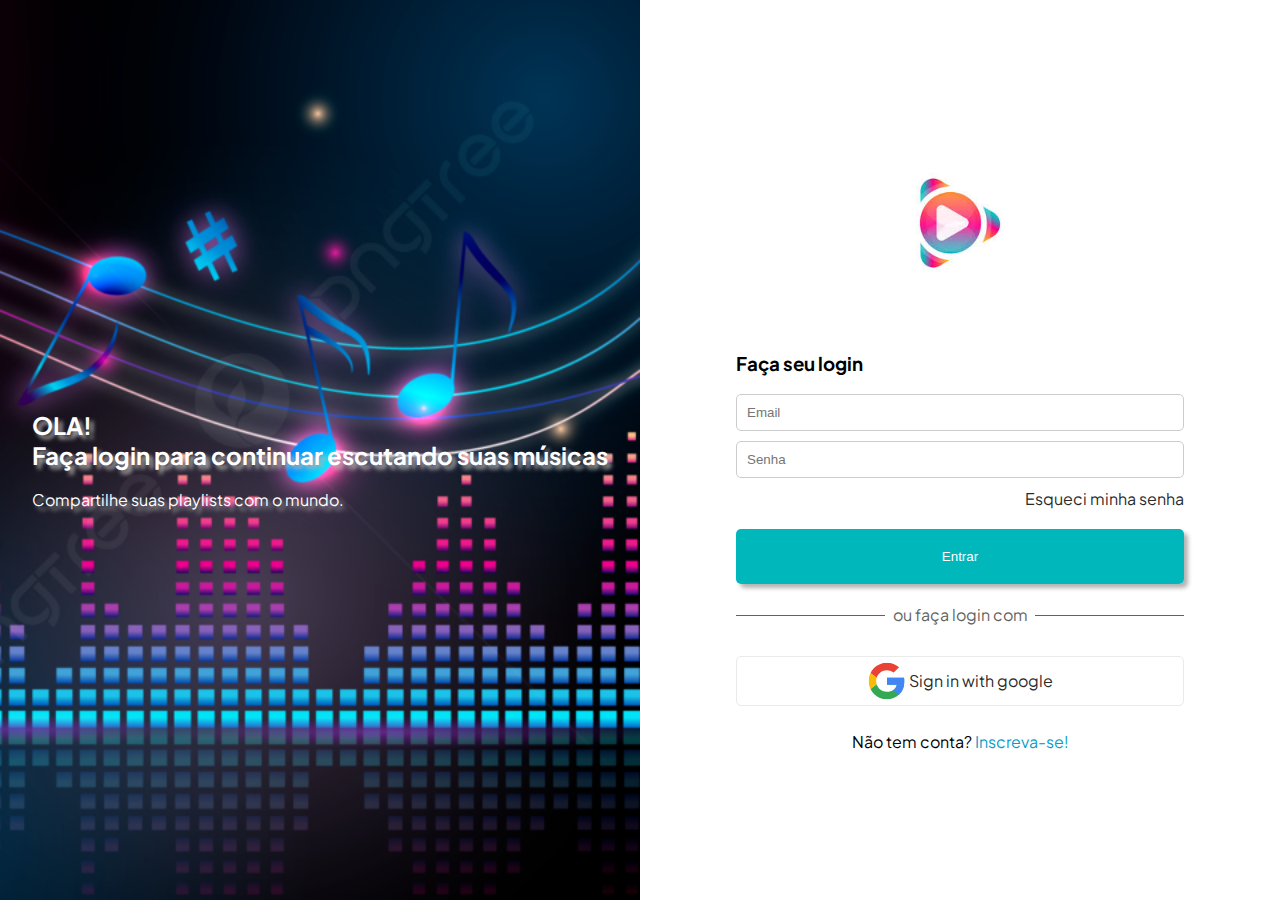
<file: Página Login/index.html>
<!DOCTYPE html>
<html lang="en">
<head>
    <meta charset="UTF-8">
    <meta name="viewport" content="width=device-width, initial-scale=1.0">
    <meta name="description" content="esta página executa a coleta de dados para validação do login do usuário">
    <meta name="keywords" content="login, login my music, my music">
    <title>Login | My Music</title>
    <link rel="icon" href="./Imagens/musica.jpeg">
    <link rel="stylesheet" href="./Styles/css.css">

</head>
<body>
    <div class="conteiner">
        <div class="esquerda">
            <div class="esuqerda-conteudo">
            <h2>OLA! <br> Faça login para continuar escutando suas músicas</h2>
            <span class="67">
                Compartilhe suas playlists com o mundo.
            </span>
            </div>
        </div>
        <div class="direita">
            <div class="direita-conteudo">
            <img src="./Imagens/musica.jpeg" alt="" width="200" height="150">
            <h3>Faça seu login</h3>
            <form method="post">
                <input type="text" name="Email" placeholder="Email" required>
                <input type="password" name="Senha" placeholder="Senha" required>
                <a href="#">Esqueci minha senha</a>
                <button>Entrar</button>
            </form>
            <div class="direita-subconteudo">
                <div>ou faça login com</div>
            </div>
            <a href="https://accounts.google.com/" class="direita-extra" target="_blank">
                <div id="link">
                <div id="google-icon"></div>
                <span id="sign-in">Sign in with google</span>
                </div>
            </a>
            <div class="direita-nova">
                Não tem conta? <a href="#">Inscreva-se!</a>
            </div>
        </div>
        </div>
    </div>
</body>
</html>
</file>
<file: Página Login/Styles/css.css>
@import url('https://fonts.googleapis.com/css2?family=Plus+Jakarta+Sans:ital,wght@0,200..800;1,200..800&display=swap');

body {
    display: flex;
    justify-content: center;
    align-items: center;
    width: 100vw;
    height: 100vh;
    margin: 0px;
    padding: 0 0 0 0;
    font-family: "Plus Jakarta Sans", sans-serif;
}

.conteiner {
    display: flex;
    width: 100vw;
    height: 100vh;
    overflow: hidden;
}

.esquerda {
    display: flex;
    flex: 1;
    align-items: center;
    justify-content: center;
    height: 100vh;
    background-image: url(../Imagens/music2.jpg);
    background-position: right;
    background-repeat: no-repeat;
    background-size: cover;
    color: #fff;
    text-shadow: 4px 4px 4px #b3b3b3;
    transition: background-position 1s;
}

.esquerda-conteudo h2 {
    margin: 10px;
    font-size: 42px;
}

.esquerda-conteudo span {
    margin: 10px;
    font-size: 24px;
}

.direita {
    display: flex;
    align-items: center;
    justify-content: center;
    flex: 1;
    height: 100vh;
    height: 100vh;
    background-color: #fff;
    color: #000;
}

.direita-conteudo {
    display: flex;
    flex-direction: column;
    align-items: stretch;
    justify-content: center;
    min-width: 70%;
}

.direita-conteudo img {
    align-self: center;
    margin-bottom: 35px;
}

.direita-conteudo h3 {
    align-self: flex-start;
}
.direita-conteudo a {
    align-self: flex-end;
    text-decoration: none;
    color: #2b2b2b;
    margin-bottom: 20px;
}

.direita-conteudo a:hover {
    color: #0B9DCA;
}

.direita-conteudo form {
    display: flex;
    flex-direction: column;
    align-items: flex-start;
}

form input {
    width: 100%;
    margin-bottom: 10px;
    padding: 10px;
    box-sizing: border-box;
    border: solid 1px #cccccc;
    border-radius: 5px;
}

form button {
    width: 100%;
    margin-bottom: 10px;
    padding: 20px 0;
    border: none;
    border-radius: 5px;
    background: linear-gradient(90deg, #0b9dca 0%, #00b7bc 0%);
    color: #fff;
    cursor: pointer;
    box-shadow: 4px 4px 4px #b3b3b3;
}

.direita-subconteudo {
    color: #626462;
    border-bottom: solid 1px #626462;
    align-items: stretch;
}

.direita-subconteudo div {
    position: relative;
    width: 150px;
    top: 10px;
    left: calc(50% - 75px);
    text-align: center;
    background-color: #fff;
}

.direita-extra {
    margin-top: 40px;
    display: flex;
    justify-content: center;
    width: 100%;
    height: 50px;
}

#link {
    display: flex;
    align-items: center;
    justify-content: center;
    width: 100%;
    border: solid 1px #eaeaea;
    border-radius: 5px;
    padding: 20px;
}

#google-icon {
    background-image: url(../Imagens/1534129544.svg);
    width: 40px;
    height: 40px;
    padding-right: 2.5px;
}

.direita-nova {
    align-self: center;
    margin-top: 5px;
}

.direita-nova a {
    color: #0B9DCA;
}

.direita-nova a:hover {
    color: #00B7BC;
}

@keyframes slide {
    0%{
        background-position: 0 0;
    }
    
    100%{
        background-position: 100% 0;
    }
}

.esquerda {
    animation: slide 15s linear alternate-reverse;
    animation-iteration-count:  infinite;
}
</file>
